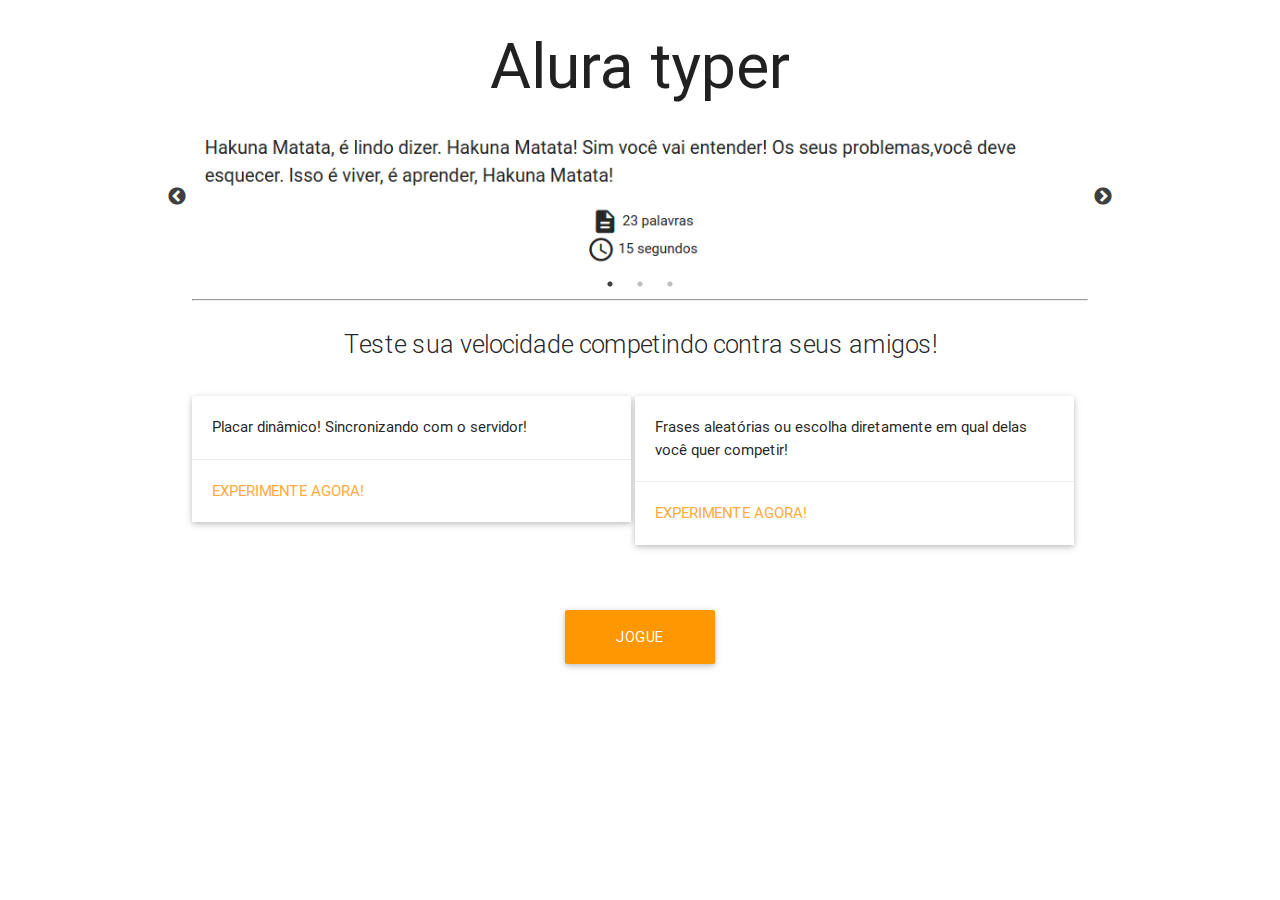
<file: public/index.html>
<!DOCTYPE html>
<html lang="en">
<head>
    <meta charset="UTF-8">
    <title>Alura Typer</title>
    <!--Import materialize.css-->
    <link rel="stylesheet" href="css/libs/materialize.min.css">
    <!-- Import Google Material Icons -->
    <link href="css/libs/google-fonts.css" rel="stylesheet">

    <link rel="stylesheet" type="text/css" href="slick/slick.css"/>
    <link rel="stylesheet" type="text/css" href="slick/slick-theme.css"/>

    <link href="css/index.css" rel="stylesheet">
</head>
<body>
    <section class="container">
        <h1 class="center titulo header">Alura typer</h1>
        <div class="slider">
            <img src="img/slide1.png" class="imagem-jogo">
            <img src="img/slide2.png" class="imagem-jogo">
            <img src="img/slide3.png" class="imagem-jogo">
        </div>
        <hr>
        <p class="flow-text center">Teste sua velocidade competindo contra seus amigos!</p>
        <div class="card">
           <div class="card-image">
             <!-- <img src="images/sample-1.jpg"> -->
           </div>
           <div class="card-content">
             <p>Placar dinâmico! Sincronizando com o servidor!</p>
           </div>
           <div class="card-action">
             <a href="principal.html">Experimente agora!</a>
           </div>
         </div>
         <div class="card">
           <div class="card-image">
             <!-- <img src="img/sl.jpg"> -->
           </div>
           <div class="card-content">
             <p>Frases aleatórias ou escolha diretamente em qual delas você quer competir!</p>
           </div>
           <div class="card-action">
             <a href="principal.html">Experimente agora!</a>
           </div>
         </div>

         <a class="waves-effect waves-light btn-large orange" id="botao-jogue" href="principal.html">Jogue agora!</a>

    </section>

    <script src="js/jquery.js"></script>

    <script src="slick/slick.min.js"></script>
    <script src="js/slider.js"></script>

</body>
</html>
</file>
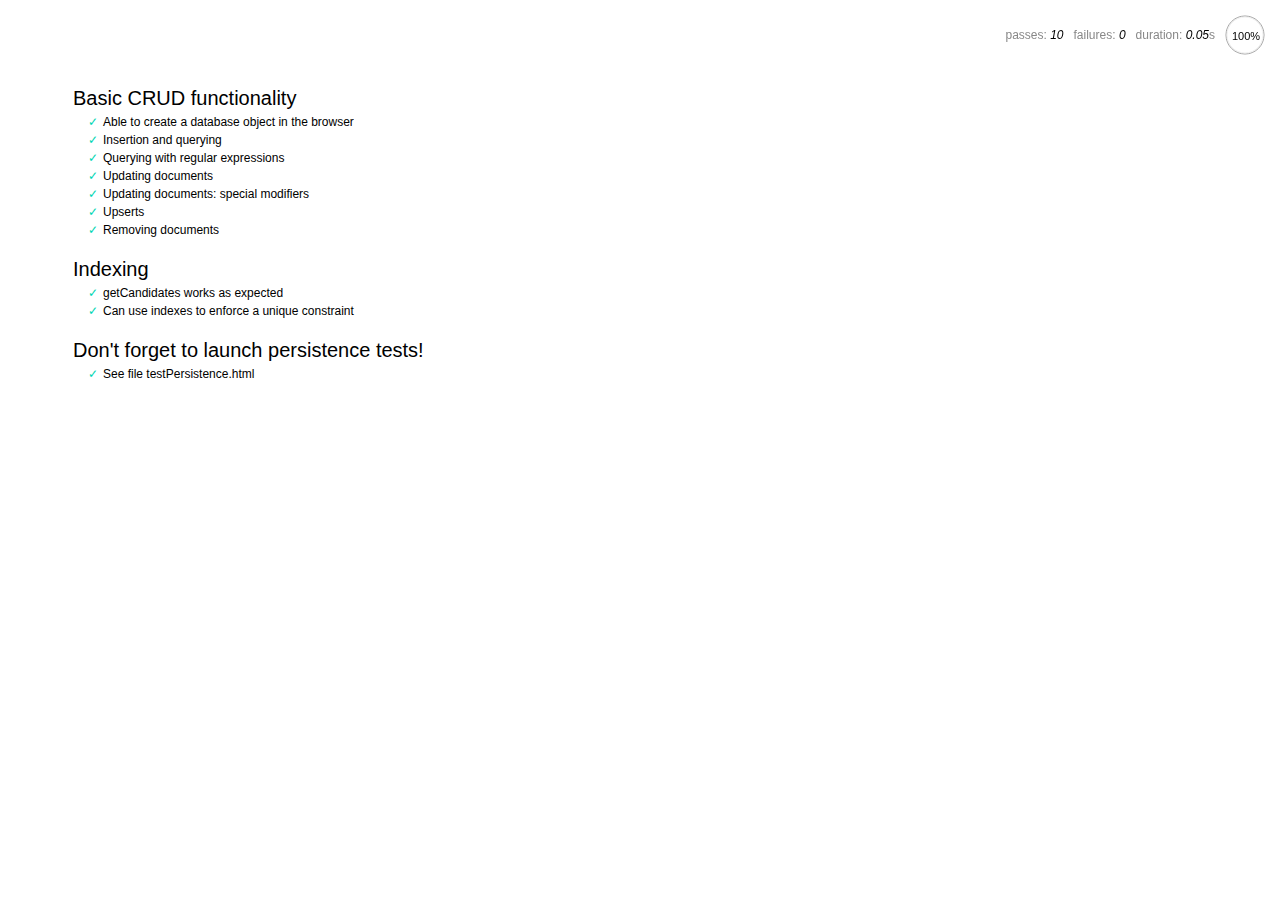
<file: servidor/node_modules/nedb/browser-version/test/index.html>
<!DOCTYPE html>
<html>
<head>
  <meta charset="utf-8">
  <title>Mocha tests for NeDB</title>
  <link rel="stylesheet" href="mocha.css">
</head>
<body>
  <div id="mocha"></div>
  <script src="jquery.min.js"></script>
  <script src="chai.js"></script>
  <script src="underscore.min.js"></script>
  <script src="mocha.js"></script>
  <script>mocha.setup('bdd')</script>
  <script src="../out/nedb.min.js"></script>
  <script src="localforage.js"></script>
  <script src="nedb-browser.js"></script>
  <script>
    mocha.checkLeaks();
    mocha.globals(['jQuery']);
    mocha.run();
  </script>
</body>
</html>
</file>
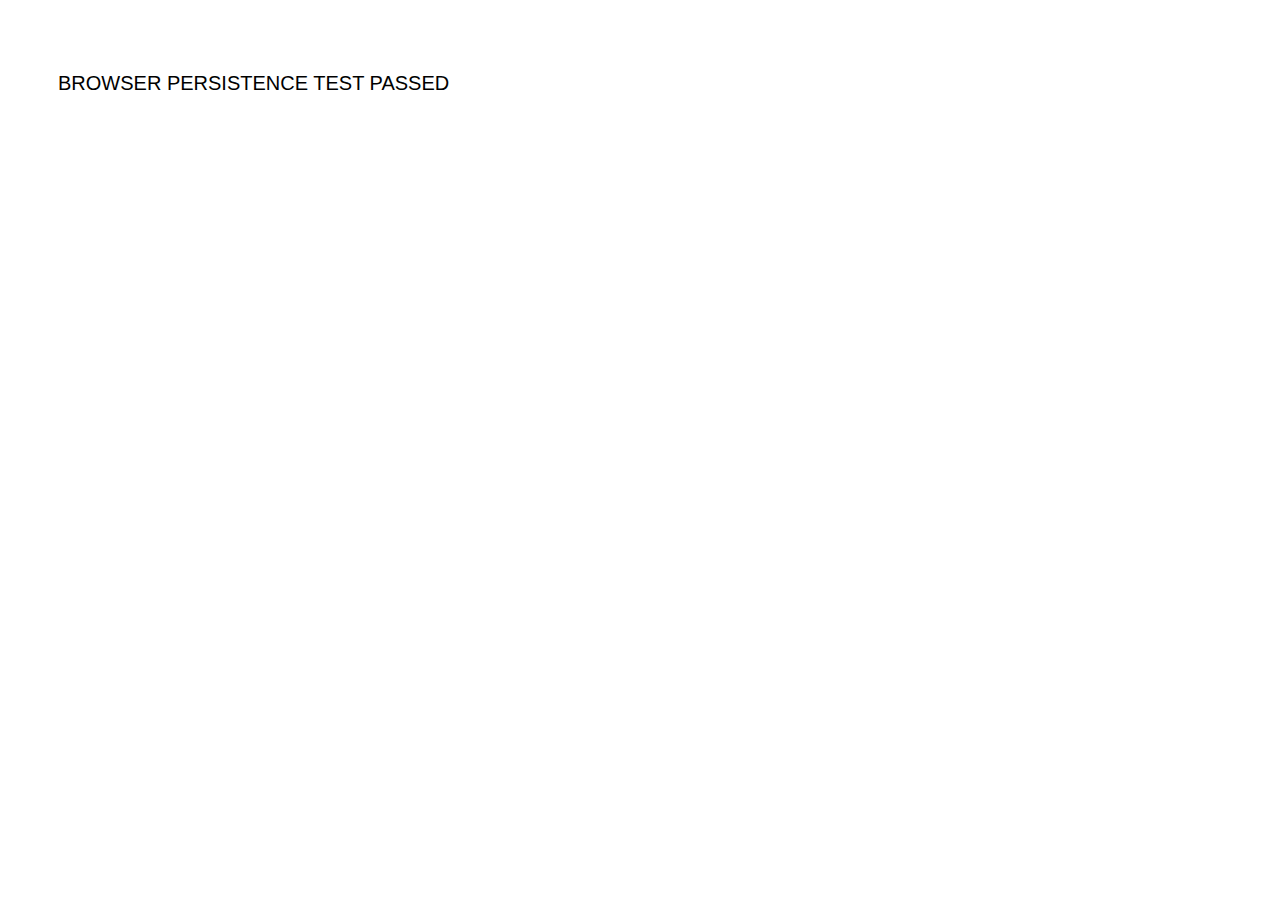
<file: servidor/node_modules/nedb/browser-version/test/testPersistence.html>
<!DOCTYPE html>
<html>
<head>
  <meta charset="utf-8">
  <title>Test NeDB persistence in the browser</title>
  <link rel="stylesheet" href="mocha.css">
</head>
<body>
  <div id="results"></div>
  <script src="../out/nedb.js"></script>
  <script src="./testPersistence.js"></script>
</body>
</html>
</file>
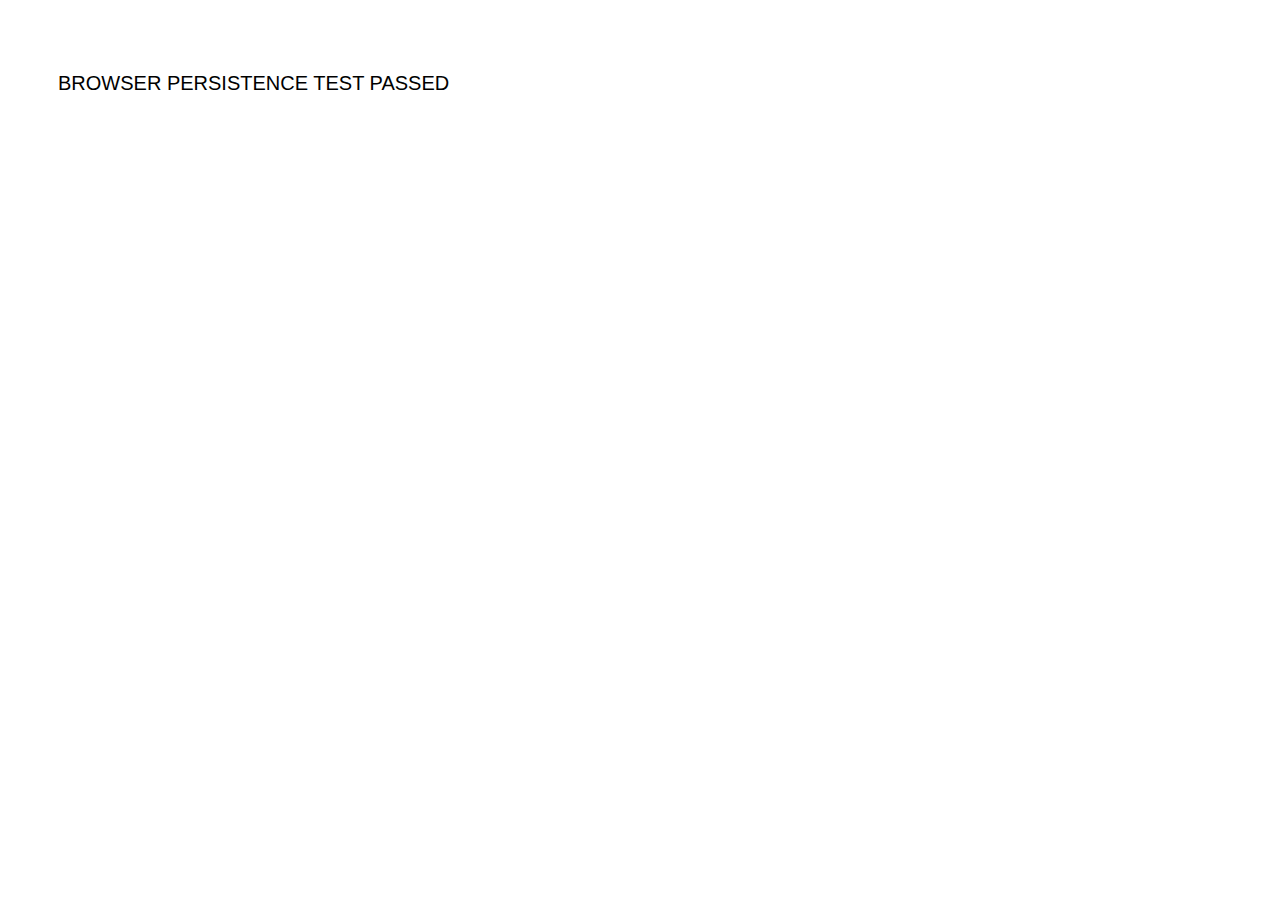
<file: servidor/node_modules/nedb/browser-version/test/testPersistence2.html>
<!DOCTYPE html>
<html>
<head>
  <meta charset="utf-8">
  <title>Test NeDB persistence in the browser - Results</title>
  <link rel="stylesheet" href="mocha.css">
</head>
<body>
  <div id="results"></div>
  <script src="jquery.min.js"></script>
  <script src="../out/nedb.js"></script>
  <script src="./testPersistence2.js"></script>
</body>
</html>
</file>
<file: public/css/libs/google-fonts.css>
/* fallback */
@font-face {
  font-family: 'Material Icons';
  font-style: normal;
  font-weight: 400;
  src: local('../../fonts/Material Icons'), local('../../fonts/MaterialIcons-Regular'), url(https://fonts.gstatic.com/s/materialicons/v17/2fcrYFNaTjcS6g4U3t-Y5ZjZjT5FdEJ140U2DJYC3mY.woff2) format('woff2');
}

.material-icons {
  font-family: 'Material Icons';
  font-weight: normal;
  font-style: normal;
  font-size: 24px;
  line-height: 1;
  letter-spacing: normal;
  text-transform: none;
  display: inline-block;
  white-space: nowrap;
  word-wrap: normal;
  direction: ltr;
  -webkit-font-feature-settings: 'liga';
  -webkit-font-smoothing: antialiased;
}
</file>
<file: servidor/node_modules/nedb/browser-version/test/mocha.css>
@charset "UTF-8";
body {
  font: 20px/1.5 "Helvetica Neue", Helvetica, Arial, sans-serif;
  padding: 60px 50px;
}

#mocha ul, #mocha li {
  margin: 0;
  padding: 0;
}

#mocha ul {
  list-style: none;
}

#mocha h1, #mocha h2 {
  margin: 0;
}

#mocha h1 {
  margin-top: 15px;
  font-size: 1em;
  font-weight: 200;
}

#mocha h1 a {
  text-decoration: none;
  color: inherit;
}

#mocha h1 a:hover {
  text-decoration: underline;
}

#mocha .suite .suite h1 {
  margin-top: 0;
  font-size: .8em;
}

#mocha h2 {
  font-size: 12px;
  font-weight: normal;
  cursor: pointer;
}

#mocha .suite {
  margin-left: 15px;
}

#mocha .test {
  margin-left: 15px;
}

#mocha .test:hover h2::after {
  position: relative;
  top: 0;
  right: -10px;
  content: '(view source)';
  font-size: 12px;
  font-family: arial;
  color: #888;
}

#mocha .test.pending:hover h2::after {
  content: '(pending)';
  font-family: arial;
}

#mocha .test.pass.medium .duration {
  background: #C09853;
}

#mocha .test.pass.slow .duration {
  background: #B94A48;
}

#mocha .test.pass::before {
  content: '✓';
  font-size: 12px;
  display: block;
  float: left;
  margin-right: 5px;
  color: #00d6b2;
}

#mocha .test.pass .duration {
  font-size: 9px;
  margin-left: 5px;
  padding: 2px 5px;
  color: white;
  -webkit-box-shadow: inset 0 1px 1px rgba(0,0,0,.2);
  -moz-box-shadow: inset 0 1px 1px rgba(0,0,0,.2);
  box-shadow: inset 0 1px 1px rgba(0,0,0,.2);
  -webkit-border-radius: 5px;
  -moz-border-radius: 5px;
  -ms-border-radius: 5px;
  -o-border-radius: 5px;
  border-radius: 5px;
}

#mocha .test.pass.fast .duration {
  display: none;
}

#mocha .test.pending {
  color: #0b97c4;
}

#mocha .test.pending::before {
  content: '◦';
  color: #0b97c4;
}

#mocha .test.fail {
  color: #c00;
}

#mocha .test.fail pre {
  color: black;
}

#mocha .test.fail::before {
  content: '✖';
  font-size: 12px;
  display: block;
  float: left;
  margin-right: 5px;
  color: #c00;
}

#mocha .test pre.error {
  color: #c00;
}

#mocha .test pre {
  display: inline-block;
  font: 12px/1.5 monaco, monospace;
  margin: 5px;
  padding: 15px;
  border: 1px solid #eee;
  border-bottom-color: #ddd;
  -webkit-border-radius: 3px;
  -webkit-box-shadow: 0 1px 3px #eee;
}

#report.pass .test.fail {
  display: none;
}

#report.fail .test.pass {
  display: none;
}

#error {
  color: #c00;
  font-size: 1.5  em;
  font-weight: 100;
  letter-spacing: 1px;
}

#stats {
  position: fixed;
  top: 15px;
  right: 10px;
  font-size: 12px;
  margin: 0;
  color: #888;
}

#stats .progress {
  float: right;
  padding-top: 0;
}

#stats em {
  color: black;
}

#stats a {
  text-decoration: none;
  color: inherit;
}

#stats a:hover {
  border-bottom: 1px solid #eee;
}

#stats li {
  display: inline-block;
  margin: 0 5px;
  list-style: none;
  padding-top: 11px;
}

code .comment { color: #ddd }
code .init { color: #2F6FAD }
code .string { color: #5890AD }
code .keyword { color: #8A6343 }
code .number { color: #2F6FAD }
</file>
<file: public/css/index.css>
.card{
	width: 49%;
	display: inline-block;
	vertical-align: top;
}


#botao-jogue{
	width: 150px;
	display: block;
	margin: 50px auto;
}


.slider {
	height: auto;
}

.slick-prev:before, .slick-next:before {
	color: black;
}
</file>
